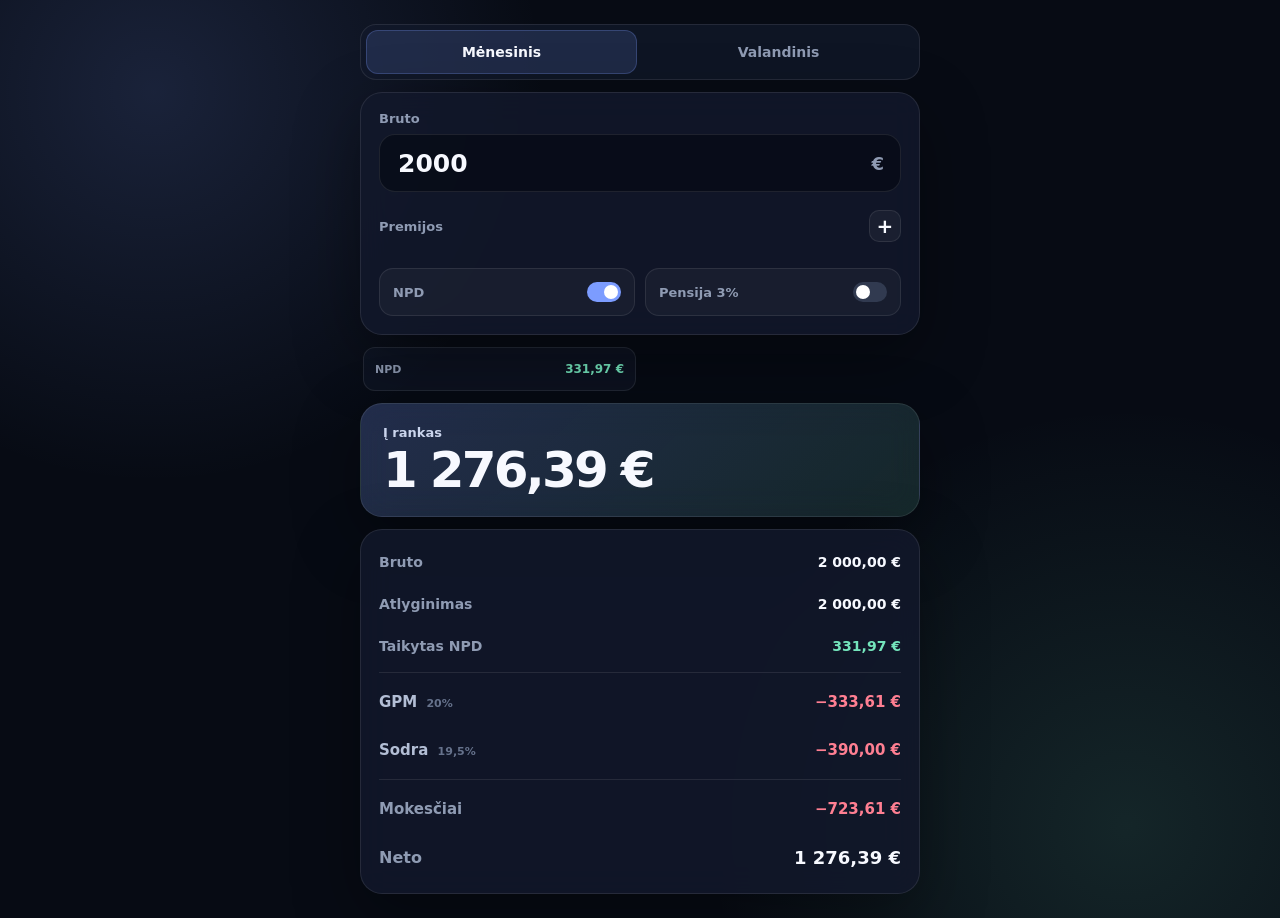
<file: bruto-neto-2026/index.html>
<!doctype html>
<html lang="lt">
<head>
  <meta charset="UTF-8">
  <meta name="viewport" content="width=device-width, initial-scale=1.0">
  <meta name="theme-color" content="#070b14">

  <title>Atlyginimas</title>

  <link rel="stylesheet" href="design.css">
  <script src="app.js" defer></script>
</head>

<body>
  <main class="calculator">
    <nav class="mode-tabs" aria-label="Skaičiavimo būdas">
      <button
        class="mode-tab active"
        type="button"
        data-mode="salary"
      >
        Mėnesinis
      </button>

      <button
        class="mode-tab"
        type="button"
        data-mode="hourly"
      >
        Valandinis
      </button>
    </nav>

    <section class="panel inputs-panel">
      <div id="salaryMode">
        <label class="field">
          <span>Bruto</span>

          <span class="money-input">
            <input
              id="salary"
              type="number"
              min="0"
              step="0.01"
              inputmode="decimal"
              value="2000"
            >

            <b>€</b>
          </span>
        </label>
      </div>

      <div id="hourlyMode" class="hidden">
        <label class="field">
          <span>Bruto už valandą</span>

          <span class="money-input">
            <input
              id="hourlyRate"
              type="number"
              min="0"
              step="0.01"
              inputmode="decimal"
              value="10"
            >

            <b>€</b>
          </span>
        </label>

        <div class="calendar-toolbar">
          <button
            id="previousMonth"
            class="nav-btn"
            type="button"
            aria-label="Ankstesnis mėnuo"
          >
            ‹
          </button>

          <button
            id="monthTitle"
            class="month-title"
            type="button"
          >
            Liepa
          </button>

          <button
            id="nextMonth"
            class="nav-btn"
            type="button"
            aria-label="Kitas mėnuo"
          >
            ›
          </button>

          <button
            id="yearViewButton"
            class="year-btn"
            type="button"
          >
            Metai
          </button>
        </div>

        <div id="monthView">
          <div class="weekdays" aria-hidden="true">
            <span>P</span>
            <span>A</span>
            <span>T</span>
            <span>K</span>
            <span>P</span>
            <span>Š</span>
            <span>S</span>
          </div>

          <div id="calendarGrid" class="calendar-grid"></div>

          <div class="calendar-legend">
            <span>
              <i class="legend-holiday"></i>
              Šventė ×2
            </span>

            <span>
              Shift + paspaudimas
            </span>
          </div>

          <div id="holidayList" class="holiday-list"></div>

          <section class="bulk-panel">
            <div class="selection-head">
              <strong id="selectionCount">0 pasirinkta</strong>

              <button
                id="clearSelection"
                class="small-button"
                type="button"
              >
                Nuimti
              </button>
            </div>

            <div class="selection-buttons">
              <button
                id="selectWeekdays"
                class="small-button"
                type="button"
              >
                Darbo d.
              </button>

              <button
                id="selectAllDays"
                class="small-button"
                type="button"
              >
                Visos
              </button>

              <button
                id="selectWorkedDays"
                class="small-button"
                type="button"
              >
                Dirbtos
              </button>
            </div>

            <div class="shift-presets">
              <button
                class="shift-preset"
                type="button"
                data-day="8"
                data-night="0"
              >
                8 h
              </button>

              <button
                class="shift-preset"
                type="button"
                data-day="12"
                data-night="0"
              >
                12 h
              </button>

              <button
                class="shift-preset"
                type="button"
                data-day="6.5"
                data-night="1.5"
              >
                6,5 + 1,5
              </button>

              <button
                class="shift-preset"
                type="button"
                data-day="10.5"
                data-night="1.5"
              >
                10,5 + 1,5
              </button>

              <button
                class="shift-preset"
                type="button"
                data-day="0"
                data-night="12"
              >
                12 n.
              </button>

              <button
                class="shift-preset danger-button"
                type="button"
                data-day="0"
                data-night="0"
              >
                0
              </button>
            </div>

            <div class="custom-shift">
              <label>
                <span>Diena</span>

                <span class="hour-input">
                  <input
                    id="bulkDayHours"
                    type="number"
                    min="0"
                    max="24"
                    step="0.25"
                    inputmode="decimal"
                    value="8"
                  >

                  <b>h</b>
                </span>
              </label>

              <label>
                <span>Naktis</span>

                <span class="hour-input">
                  <input
                    id="bulkNightHours"
                    type="number"
                    min="0"
                    max="24"
                    step="0.25"
                    inputmode="decimal"
                    value="0"
                  >

                  <b>h</b>
                </span>
              </label>

              <button
                id="applyCustomShift"
                class="apply-button"
                type="button"
              >
                ✓
              </button>
            </div>
          </section>

          <div class="hours-total">
            <span>
              Diena
              <b id="regularHoursTotal">0</b> h
            </span>

            <span>
              Naktis
              <b id="nightHoursTotal">0</b> h
            </span>

            <span>
              Šventės
              <b id="holidayHoursTotal">0</b> h
            </span>

            <span>
              Bruto
              <b id="monthGrossTotal">0,00 €</b>
            </span>
          </div>
        </div>

        <div id="yearView" class="year-view hidden">
          <div class="year-table-head">
            <span>Mėnuo</span>
            <span>Val.</span>
            <span>Bruto</span>
            <span>Neto</span>
          </div>

          <div id="yearTable"></div>
        </div>
      </div>

      <section id="bonusSection">
        <div class="bonus-head">
          <span>Premijos</span>

          <button
            id="addBonus"
            class="icon-btn"
            type="button"
            aria-label="Pridėti premiją"
          >
            +
          </button>
        </div>

        <div id="bonusList" class="bonus-list"></div>
      </section>

      <div class="switches">
        <label class="switch-row">
          <span>NPD</span>

          <input
            id="useNpd"
            type="checkbox"
            checked
          >

          <i aria-hidden="true"></i>
        </label>

        <label class="switch-row">
          <span>Pensija 3%</span>

          <input
            id="pension"
            type="checkbox"
          >

          <i aria-hidden="true"></i>
        </label>
      </div>
    </section>

    <section class="result-meta">
      <div>
        <span>NPD</span>
        <b id="resultNpd">0,00 €</b>
      </div>

      <div id="springRow" class="hidden">
        <span id="springLabel">Pavasarį</span>
        <b id="springRefund">+0,00 €</b>
      </div>
    </section>

    <section class="net-card">
      <span>Į rankas</span>
      <strong id="netPay">0,00 €</strong>
    </section>

    <section class="panel breakdown">
      <div class="row neutral">
        <span>Bruto</span>
        <b id="grossTotal">0,00 €</b>
      </div>

      <div class="row neutral">
        <span>Atlyginimas</span>
        <b id="baseGross">0,00 €</b>
      </div>

      <div id="hoursBreakdown" class="row neutral hidden">
        <span>Valandos</span>
        <b id="hoursValue">0 h</b>
      </div>

      <div id="bonusTotalRow" class="row neutral hidden">
        <span>Premijos bruto</span>
        <b id="bonusTotal">0,00 €</b>
      </div>

      <div id="bonusNetRow" class="row bonus-net hidden">
        <span>Premijos neto</span>
        <b id="bonusNet">0,00 €</b>
      </div>

      <div id="bonusLossRow" class="row tax hidden">
        <span>
          Premijų mokesčiai
          <small id="bonusLossPercent">0%</small>
        </span>

        <b id="bonusLoss">−0,00 €</b>
      </div>

      <div class="row benefit">
        <span>Taikytas NPD</span>
        <b id="npdValue">0,00 €</b>
      </div>

      <div class="divider"></div>

      <div class="row tax main-tax">
        <span>
          GPM
          <small>20%</small>
        </span>

        <b id="gpm">−0,00 €</b>
      </div>

      <div class="row tax main-tax">
        <span>
          Sodra
          <small>19,5%</small>
        </span>

        <b id="sodra">−0,00 €</b>
      </div>

      <div
        id="secondPillarRow"
        class="row tax main-tax hidden"
      >
        <span>
          II pakopa
          <small>3%</small>
        </span>

        <b id="secondPillar">−0,00 €</b>
      </div>

      <div class="divider"></div>

      <div class="row total-tax">
        <span>Mokesčiai</span>
        <b id="totalTax">−0,00 €</b>
      </div>

      <div class="row net-row">
        <span>Neto</span>
        <b id="netBottom">0,00 €</b>
      </div>
    </section>
  </main>
</body>
</html>
</file>
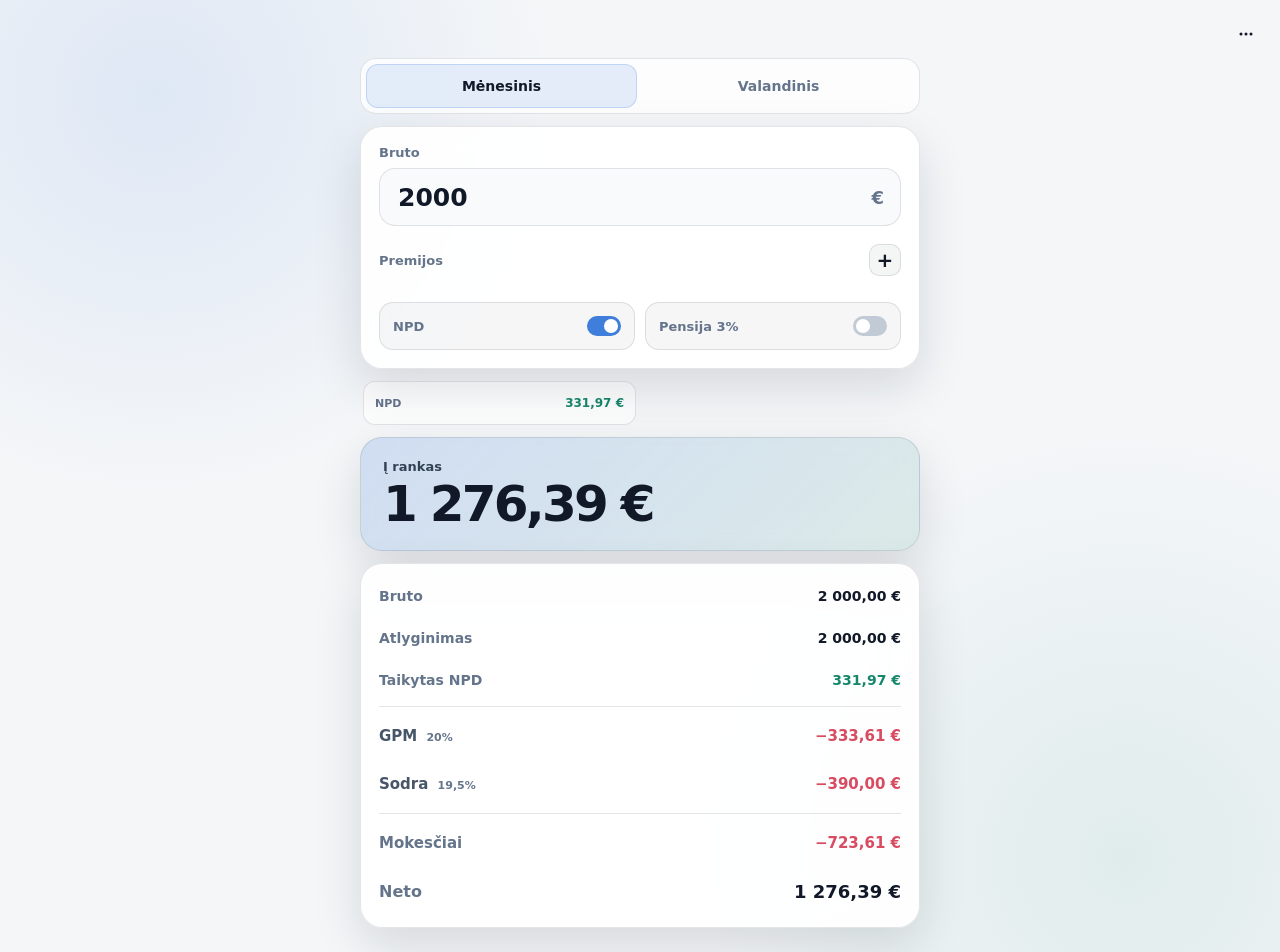
<file: bruto-neto.html>
<!doctype html>
<html lang="lt">
<head>
  <meta charset="UTF-8">
  <meta name="viewport" content="width=device-width, initial-scale=1.0">
  
  <title>Bruto / Neto</title>

  <link rel="stylesheet" href="css/page/pixels.css">
  <link rel="stylesheet" href="css/page/beauty.css">
  <link rel="stylesheet" href="css/page/dark.css">

  <link rel="stylesheet" href="css/bruto-neto/theme.css">
  <link rel="stylesheet" href="css/bruto-neto/calculator.css">
</head>

<body class="bruto-neto-page">
  <main class="calculator">
    <nav class="mode-tabs" aria-label="Skaičiavimo būdas">
      <button
        class="mode-tab active"
        type="button"
        data-mode="salary"
      >
        Mėnesinis
      </button>

      <button
        class="mode-tab"
        type="button"
        data-mode="hourly"
      >
        Valandinis
      </button>
    </nav>

    <section class="panel inputs-panel">
      <div id="salaryMode">
        <label class="field">
          <span>Bruto</span>

          <span class="money-input">
            <input
              id="salary"
              type="number"
              min="0"
              step="0.01"
              inputmode="decimal"
              value="2000"
            >

            <b>€</b>
          </span>
        </label>
      </div>

      <div id="hourlyMode" class="hidden">
        <label class="field">
          <span>Bruto už valandą</span>

          <span class="money-input">
            <input
              id="hourlyRate"
              type="number"
              min="0"
              step="0.01"
              inputmode="decimal"
              value="10"
            >

            <b>€</b>
          </span>
        </label>

        <div class="calendar-toolbar">
          <button
            id="previousMonth"
            class="nav-btn"
            type="button"
            aria-label="Ankstesnis mėnuo"
          >
            ‹
          </button>

          <button
            id="monthTitle"
            class="month-title"
            type="button"
          >
            Liepa
          </button>

          <button
            id="nextMonth"
            class="nav-btn"
            type="button"
            aria-label="Kitas mėnuo"
          >
            ›
          </button>

          <button
            id="yearViewButton"
            class="year-btn"
            type="button"
          >
            Metai
          </button>
        </div>

        <div id="monthView">
          <div class="weekdays" aria-hidden="true">
            <span>P</span>
            <span>A</span>
            <span>T</span>
            <span>K</span>
            <span>P</span>
            <span>Š</span>
            <span>S</span>
          </div>

          <div id="calendarGrid" class="calendar-grid"></div>

          <div class="calendar-legend">
            <span>
              <i class="legend-holiday"></i>
              Šventė ×2
            </span>

            <span>
              Shift + paspaudimas
            </span>
          </div>

          <div id="holidayList" class="holiday-list"></div>

          <section class="bulk-panel">
            <div class="selection-head">
              <strong id="selectionCount">0 pasirinkta</strong>

              <button
                id="clearSelection"
                class="small-button"
                type="button"
              >
                Nuimti
              </button>
            </div>

            <div class="selection-buttons">
              <button
                id="selectWeekdays"
                class="small-button"
                type="button"
              >
                Darbo d.
              </button>

              <button
                id="selectAllDays"
                class="small-button"
                type="button"
              >
                Visos
              </button>

              <button
                id="selectWorkedDays"
                class="small-button"
                type="button"
              >
                Dirbtos
              </button>
            </div>

            <div class="shift-presets">
              <button
                class="shift-preset"
                type="button"
                data-day="8"
                data-night="0"
              >
                8 h
              </button>

              <button
                class="shift-preset"
                type="button"
                data-day="12"
                data-night="0"
              >
                12 h
              </button>

              <button
                class="shift-preset"
                type="button"
                data-day="6.5"
                data-night="1.5"
              >
                6,5 + 1,5
              </button>

              <button
                class="shift-preset"
                type="button"
                data-day="10.5"
                data-night="1.5"
              >
                10,5 + 1,5
              </button>

              <button
                class="shift-preset"
                type="button"
                data-day="0"
                data-night="12"
              >
                12 n.
              </button>

              <button
                class="shift-preset danger-button"
                type="button"
                data-day="0"
                data-night="0"
              >
                0
              </button>
            </div>

            <div class="custom-shift">
              <label>
                <span>Diena</span>

                <span class="hour-input">
                  <input
                    id="bulkDayHours"
                    type="number"
                    min="0"
                    max="24"
                    step="0.25"
                    inputmode="decimal"
                    value="8"
                  >

                  <b>h</b>
                </span>
              </label>

              <label>
                <span>Naktis</span>

                <span class="hour-input">
                  <input
                    id="bulkNightHours"
                    type="number"
                    min="0"
                    max="24"
                    step="0.25"
                    inputmode="decimal"
                    value="0"
                  >

                  <b>h</b>
                </span>
              </label>

              <button
                id="applyCustomShift"
                class="apply-button"
                type="button"
              >
                ✓
              </button>
            </div>
          </section>

          <div class="hours-total">
            <span>
              Diena
              <b id="regularHoursTotal">0</b> h
            </span>

            <span>
              Naktis
              <b id="nightHoursTotal">0</b> h
            </span>

            <span>
              Šventės
              <b id="holidayHoursTotal">0</b> h
            </span>

            <span>
              Bruto
              <b id="monthGrossTotal">0,00 €</b>
            </span>
          </div>
        </div>

        <div id="yearView" class="year-view hidden">
          <div class="year-table-head">
            <span>Mėnuo</span>
            <span>Val.</span>
            <span>Bruto</span>
            <span>Neto</span>
          </div>

          <div id="yearTable"></div>
        </div>
      </div>

      <section id="bonusSection">
        <div class="bonus-head">
          <span>Premijos</span>

          <button
            id="addBonus"
            class="icon-btn"
            type="button"
            aria-label="Pridėti premiją"
          >
            +
          </button>
        </div>

        <div id="bonusList" class="bonus-list"></div>
      </section>

      <div class="switches">
        <label class="switch-row">
          <span>NPD</span>

          <input
            id="useNpd"
            type="checkbox"
            checked
          >

          <i aria-hidden="true"></i>
        </label>

        <label class="switch-row">
          <span>Pensija 3%</span>

          <input
            id="pension"
            type="checkbox"
          >

          <i aria-hidden="true"></i>
        </label>
      </div>
    </section>

    <section class="result-meta">
      <div>
        <span>NPD</span>
        <b id="resultNpd">0,00 €</b>
      </div>

      <div id="springRow" class="hidden">
        <span id="springLabel">Pavasarį</span>
        <b id="springRefund">+0,00 €</b>
      </div>
    </section>

    <section class="net-card">
      <span>Į rankas</span>
      <strong id="netPay">0,00 €</strong>
    </section>

    <section class="panel breakdown">
      <div class="row neutral">
        <span>Bruto</span>
        <b id="grossTotal">0,00 €</b>
      </div>

      <div class="row neutral">
        <span>Atlyginimas</span>
        <b id="baseGross">0,00 €</b>
      </div>

      <div id="hoursBreakdown" class="row neutral hidden">
        <span>Valandos</span>
        <b id="hoursValue">0 h</b>
      </div>

      <div id="bonusTotalRow" class="row neutral hidden">
        <span>Premijos bruto</span>
        <b id="bonusTotal">0,00 €</b>
      </div>

      <div id="bonusNetRow" class="row bonus-net hidden">
        <span>Premijos neto</span>
        <b id="bonusNet">0,00 €</b>
      </div>

      <div id="bonusLossRow" class="row tax hidden">
        <span>
          Premijų mokesčiai
          <small id="bonusLossPercent">0%</small>
        </span>

        <b id="bonusLoss">−0,00 €</b>
      </div>

      <div class="row benefit">
        <span>Taikytas NPD</span>
        <b id="npdValue">0,00 €</b>
      </div>

      <div class="divider"></div>

      <div class="row tax main-tax">
        <span>
          GPM
          <small>20%</small>
        </span>

        <b id="gpm">−0,00 €</b>
      </div>

      <div class="row tax main-tax">
        <span>
          Sodra
          <small>19,5%</small>
        </span>

        <b id="sodra">−0,00 €</b>
      </div>

      <div
        id="secondPillarRow"
        class="row tax main-tax hidden"
      >
        <span>
          II pakopa
          <small>3%</small>
        </span>

        <b id="secondPillar">−0,00 €</b>
      </div>

      <div class="divider"></div>

      <div class="row total-tax">
        <span>Mokesčiai</span>
        <b id="totalTax">−0,00 €</b>
      </div>

      <div class="row net-row">
        <span>Neto</span>
        <b id="netBottom">0,00 €</b>
      </div>
    </section>
  </main>

  <script src="js/core/theme.js"></script>
  <script src="js/core/menu.js"></script>
  <script src="js/bruto-neto/app.js"></script>
</body>
</html>
</file>
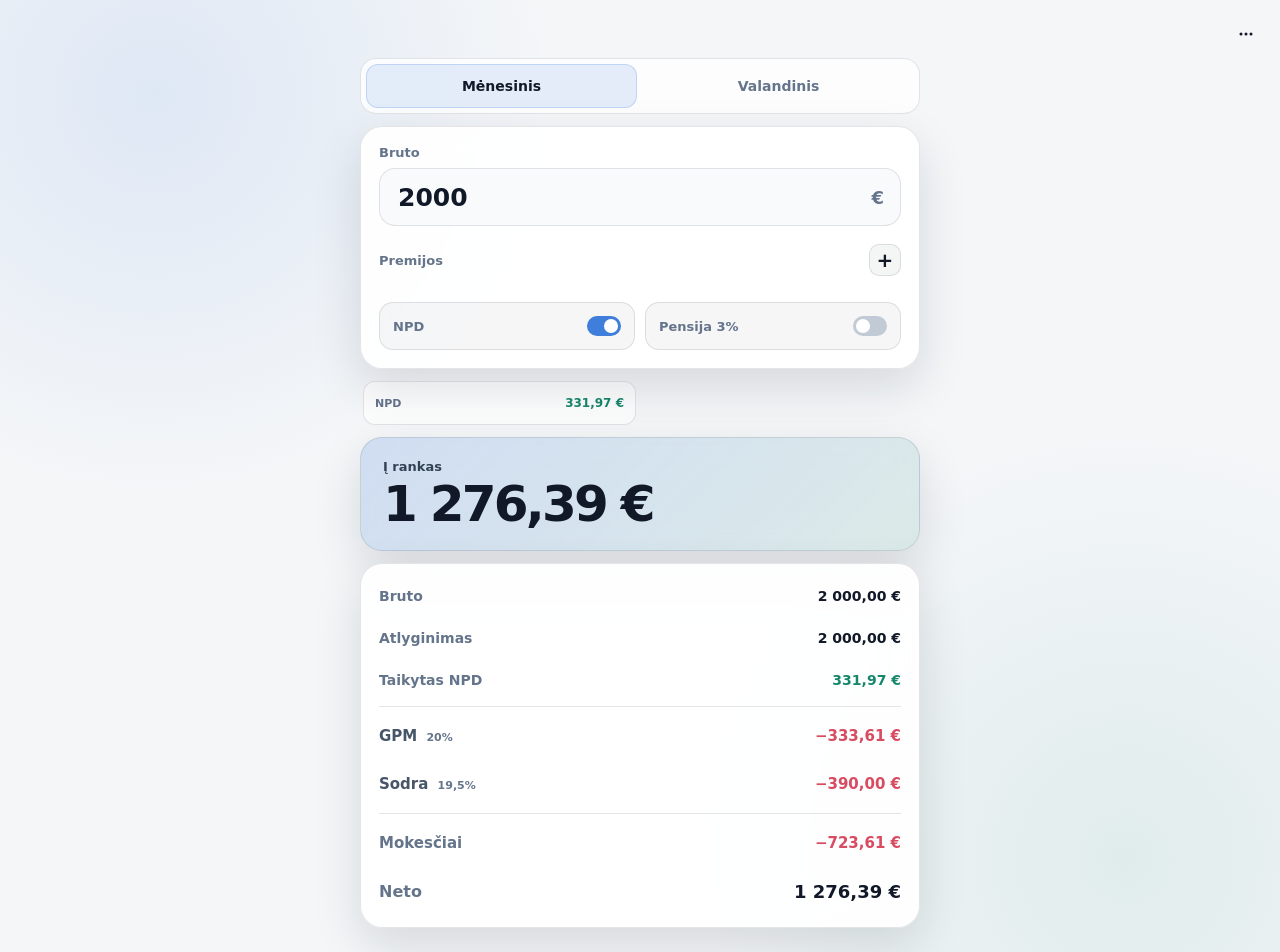
<file: salary-calculator.html>
<!doctype html>
<html lang="lt">
<head>
  <meta charset="UTF-8">
  <meta name="viewport" content="width=device-width, initial-scale=1.0">
  
  <title>Atlyginimo skaičiuoklė</title>

  <link rel="stylesheet" href="css/page/pixels.css">
  <link rel="stylesheet" href="css/page/beauty.css">
  <link rel="stylesheet" href="css/page/dark.css">

  <link rel="stylesheet" href="css/salary-calculator/theme.css">
  <link rel="stylesheet" href="css/salary-calculator/calculator.css">
</head>

<body class="salary-calculator-page">
  <main class="calculator">
    <nav class="mode-tabs" aria-label="Skaičiavimo būdas">
      <button
        class="mode-tab active"
        type="button"
        data-mode="salary"
      >
        Mėnesinis
      </button>

      <button
        class="mode-tab"
        type="button"
        data-mode="hourly"
      >
        Valandinis
      </button>
    </nav>

    <section class="panel inputs-panel">
      <div id="salaryMode">
        <label class="field">
          <span>Bruto</span>

          <span class="money-input">
            <input
              id="salary"
              type="number"
              min="0"
              step="0.01"
              inputmode="decimal"
              value="2000"
            >

            <b>€</b>
          </span>
        </label>
      </div>

      <div id="hourlyMode" class="hidden">
        <label class="field">
          <span>Bruto už valandą</span>

          <span class="money-input">
            <input
              id="hourlyRate"
              type="number"
              min="0"
              step="0.01"
              inputmode="decimal"
              value="10"
            >

            <b>€</b>
          </span>
        </label>

        <div class="calendar-toolbar">
          <button
            id="previousMonth"
            class="nav-btn"
            type="button"
            aria-label="Ankstesnis mėnuo"
          >
            ‹
          </button>

          <button
            id="monthTitle"
            class="month-title"
            type="button"
          >
            Liepa
          </button>

          <button
            id="nextMonth"
            class="nav-btn"
            type="button"
            aria-label="Kitas mėnuo"
          >
            ›
          </button>

          <button
            id="yearViewButton"
            class="year-btn"
            type="button"
          >
            Metai
          </button>
        </div>

        <div id="monthView">
          <div class="weekdays" aria-hidden="true">
            <span>P</span>
            <span>A</span>
            <span>T</span>
            <span>K</span>
            <span>P</span>
            <span>Š</span>
            <span>S</span>
          </div>

          <div id="calendarGrid" class="calendar-grid"></div>

          <div class="calendar-legend">
            <span>
              <i class="legend-holiday"></i>
              Šventė ×2
            </span>

            <span>
              Shift + paspaudimas
            </span>
          </div>

          <div id="holidayList" class="holiday-list"></div>

          <section class="bulk-panel">
            <div class="selection-head">
              <strong id="selectionCount">0 pasirinkta</strong>

              <button
                id="clearSelection"
                class="small-button"
                type="button"
              >
                Nuimti
              </button>
            </div>

            <div class="selection-buttons">
              <button
                id="selectWeekdays"
                class="small-button"
                type="button"
              >
                Darbo d.
              </button>

              <button
                id="selectAllDays"
                class="small-button"
                type="button"
              >
                Visos
              </button>

              <button
                id="selectWorkedDays"
                class="small-button"
                type="button"
              >
                Dirbtos
              </button>
            </div>

            <div class="shift-presets">
              <button
                class="shift-preset"
                type="button"
                data-day="8"
                data-night="0"
              >
                8 h
              </button>

              <button
                class="shift-preset"
                type="button"
                data-day="12"
                data-night="0"
              >
                12 h
              </button>

              <button
                class="shift-preset"
                type="button"
                data-day="6.5"
                data-night="1.5"
              >
                6,5 + 1,5
              </button>

              <button
                class="shift-preset"
                type="button"
                data-day="10.5"
                data-night="1.5"
              >
                10,5 + 1,5
              </button>

              <button
                class="shift-preset"
                type="button"
                data-day="0"
                data-night="12"
              >
                12 n.
              </button>

              <button
                class="shift-preset danger-button"
                type="button"
                data-day="0"
                data-night="0"
              >
                0
              </button>
            </div>

            <div class="custom-shift">
              <label>
                <span>Diena</span>

                <span class="hour-input">
                  <input
                    id="bulkDayHours"
                    type="number"
                    min="0"
                    max="24"
                    step="0.25"
                    inputmode="decimal"
                    value="8"
                  >

                  <b>h</b>
                </span>
              </label>

              <label>
                <span>Naktis</span>

                <span class="hour-input">
                  <input
                    id="bulkNightHours"
                    type="number"
                    min="0"
                    max="24"
                    step="0.25"
                    inputmode="decimal"
                    value="0"
                  >

                  <b>h</b>
                </span>
              </label>

              <button
                id="applyCustomShift"
                class="apply-button"
                type="button"
              >
                ✓
              </button>
            </div>
          </section>

          <div class="hours-total">
            <span>
              Diena
              <b id="regularHoursTotal">0</b> h
            </span>

            <span>
              Naktis
              <b id="nightHoursTotal">0</b> h
            </span>

            <span>
              Šventės
              <b id="holidayHoursTotal">0</b> h
            </span>

            <span>
              Bruto
              <b id="monthGrossTotal">0,00 €</b>
            </span>
          </div>
        </div>

        <div id="yearView" class="year-view hidden">
          <div class="year-table-head">
            <span>Mėnuo</span>
            <span>Val.</span>
            <span>Bruto</span>
            <span>Neto</span>
          </div>

          <div id="yearTable"></div>
        </div>
      </div>

      <section id="bonusSection">
        <div class="bonus-head">
          <span>Premijos</span>

          <button
            id="addBonus"
            class="icon-btn"
            type="button"
            aria-label="Pridėti premiją"
          >
            +
          </button>
        </div>

        <div id="bonusList" class="bonus-list"></div>
      </section>

      <div class="switches">
        <label class="switch-row">
          <span>NPD</span>

          <input
            id="useNpd"
            type="checkbox"
            checked
          >

          <i aria-hidden="true"></i>
        </label>

        <label class="switch-row">
          <span>Pensija 3%</span>

          <input
            id="pension"
            type="checkbox"
          >

          <i aria-hidden="true"></i>
        </label>
      </div>
    </section>

    <section class="result-meta">
      <div>
        <span>NPD</span>
        <b id="resultNpd">0,00 €</b>
      </div>

      <div id="springRow" class="hidden">
        <span id="springLabel">Pavasarį</span>
        <b id="springRefund">+0,00 €</b>
      </div>
    </section>

    <section class="net-card">
      <span>Į rankas</span>
      <strong id="netPay">0,00 €</strong>
    </section>

    <section class="panel breakdown">
      <div class="row neutral">
        <span>Bruto</span>
        <b id="grossTotal">0,00 €</b>
      </div>

      <div class="row neutral">
        <span>Atlyginimas</span>
        <b id="baseGross">0,00 €</b>
      </div>

      <div id="hoursBreakdown" class="row neutral hidden">
        <span>Valandos</span>
        <b id="hoursValue">0 h</b>
      </div>

      <div id="bonusTotalRow" class="row neutral hidden">
        <span>Premijos bruto</span>
        <b id="bonusTotal">0,00 €</b>
      </div>

      <div id="bonusNetRow" class="row bonus-net hidden">
        <span>Premijos neto</span>
        <b id="bonusNet">0,00 €</b>
      </div>

      <div id="bonusLossRow" class="row tax hidden">
        <span>
          Premijų mokesčiai
          <small id="bonusLossPercent">0%</small>
        </span>

        <b id="bonusLoss">−0,00 €</b>
      </div>

      <div class="row benefit">
        <span>Taikytas NPD</span>
        <b id="npdValue">0,00 €</b>
      </div>

      <div class="divider"></div>

      <div class="row tax main-tax">
        <span>
          GPM
          <small>20%</small>
        </span>

        <b id="gpm">−0,00 €</b>
      </div>

      <div class="row tax main-tax">
        <span>
          Sodra
          <small>19,5%</small>
        </span>

        <b id="sodra">−0,00 €</b>
      </div>

      <div
        id="secondPillarRow"
        class="row tax main-tax hidden"
      >
        <span>
          II pakopa
          <small>3%</small>
        </span>

        <b id="secondPillar">−0,00 €</b>
      </div>

      <div class="divider"></div>

      <div class="row total-tax">
        <span>Mokesčiai</span>
        <b id="totalTax">−0,00 €</b>
      </div>

      <div class="row net-row">
        <span>Neto</span>
        <b id="netBottom">0,00 €</b>
      </div>
    </section>
  </main>

  <script src="js/core/theme.js"></script>
  <script src="js/core/menu.js"></script>
  <script src="js/salary-calculator/app.js"></script>
</body>
</html>
</file>
<file: bruto-neto-2026/design.css>
:root {
  color-scheme: dark;

  --bg: #070b14;
  --panel: rgba(18, 25, 43, 0.84);
  --panel-strong: #121a2c;
  --input: rgba(5, 9, 18, 0.62);

  --line: rgba(255, 255, 255, 0.09);
  --line-strong: rgba(255, 255, 255, 0.15);

  --text: #f7f9ff;
  --muted: #8f9bb3;

  --accent: #7c9cff;
  --accent-soft: rgba(124, 156, 255, 0.15);

  --green: #74e5bc;
  --green-soft: rgba(116, 229, 188, 0.12);

  --danger: #ff7f92;
  --danger-soft: rgba(255, 127, 146, 0.12);

  --holiday: #ff9a64;
  --holiday-soft: rgba(255, 154, 100, 0.13);

  --shadow: 0 22px 65px rgba(0, 0, 0, 0.35);
}

* {
  box-sizing: border-box;
}

body {
  margin: 0;
  min-height: 100vh;

  display: grid;
  place-items: center;

  padding: 24px 14px;

  color: var(--text);

  background:
    radial-gradient(
      circle at 12% 10%,
      rgba(124, 156, 255, 0.16),
      transparent 28%
    ),
    radial-gradient(
      circle at 88% 90%,
      rgba(116, 229, 188, 0.12),
      transparent 30%
    ),
    var(--bg);

  font-family:
    Inter,
    ui-sans-serif,
    system-ui,
    -apple-system,
    BlinkMacSystemFont,
    "Segoe UI",
    sans-serif;
}

button,
input {
  font: inherit;
}

button {
  -webkit-tap-highlight-color: transparent;
}

.calculator {
  width: min(100%, 560px);
}

.hidden {
  display: none !important;
}

.panel,
.net-card {
  border: 1px solid var(--line);
  border-radius: 22px;

  box-shadow: var(--shadow);
  backdrop-filter: blur(16px);
}

.panel {
  background: var(--panel);
}

.inputs-panel {
  padding: 18px;
}

.mode-tabs {
  display: grid;
  grid-template-columns: 1fr 1fr;

  gap: 6px;

  margin-bottom: 12px;
  padding: 5px;

  border: 1px solid var(--line);
  border-radius: 16px;

  background: rgba(18, 25, 43, 0.72);
}

.mode-tab {
  min-height: 44px;

  border: 0;
  border-radius: 12px;

  color: var(--muted);
  background: transparent;

  font-size: 14px;
  font-weight: 800;

  cursor: pointer;
}

.mode-tab.active {
  color: var(--text);
  background: var(--accent-soft);

  box-shadow:
    inset 0 0 0 1px rgba(124, 156, 255, 0.25);
}

.field {
  display: grid;
  gap: 8px;

  color: var(--muted);

  font-size: 13px;
  font-weight: 750;
}

.money-input,
.hour-input {
  display: flex;
  align-items: center;

  border: 1px solid var(--line);
  background: var(--input);

  transition:
    border-color 160ms ease,
    box-shadow 160ms ease;
}

.money-input {
  min-height: 58px;

  padding: 0 16px;
  border-radius: 16px;
}

.hour-input {
  min-height: 42px;

  padding: 0 11px;
  border-radius: 12px;
}

.money-input:focus-within,
.hour-input:focus-within {
  border-color: rgba(124, 156, 255, 0.72);

  box-shadow:
    0 0 0 4px rgba(124, 156, 255, 0.1);
}

.money-input input,
.hour-input input {
  width: 100%;

  border: 0;
  outline: 0;

  color: var(--text);
  background: transparent;
}

.money-input input {
  font-size: 25px;
  font-weight: 850;
}

.hour-input input {
  font-size: 15px;
  font-weight: 800;
}

.money-input b,
.hour-input b {
  color: var(--muted);
}

.money-input b {
  font-size: 18px;
}

.hour-input b {
  font-size: 13px;
}

input[type="number"]::-webkit-inner-spin-button,
input[type="number"]::-webkit-outer-spin-button {
  appearance: none;
  margin: 0;
}

input[type="number"] {
  appearance: textfield;
}

.calendar-toolbar {
  display: grid;
  grid-template-columns: 42px 1fr 42px auto;

  align-items: center;
  gap: 7px;

  margin-top: 18px;
}

.nav-btn,
.month-title,
.year-btn,
.small-button,
.shift-preset,
.apply-button,
.icon-btn,
.remove-btn {
  border: 1px solid var(--line);

  color: var(--text);
  background: rgba(255, 255, 255, 0.045);

  cursor: pointer;
}

.nav-btn {
  width: 42px;
  height: 42px;

  border-radius: 12px;

  font-size: 25px;
  line-height: 1;
}

.nav-btn:disabled {
  opacity: 0.25;
  cursor: default;
}

.month-title {
  min-height: 42px;

  border-radius: 12px;

  font-size: 15px;
  font-weight: 850;
}

.year-btn {
  min-height: 42px;

  padding: 0 14px;
  border-radius: 12px;

  color: var(--accent);

  font-size: 13px;
  font-weight: 850;
}

.weekdays,
.calendar-grid {
  display: grid;
  grid-template-columns: repeat(7, 1fr);
}

.weekdays {
  gap: 6px;
  margin-top: 15px;
}

.weekdays span {
  padding: 3px 0;

  color: #65718b;

  text-align: center;
  font-size: 11px;
  font-weight: 850;
}

.calendar-grid {
  gap: 6px;
  margin-top: 5px;
}

.calendar-empty {
  min-height: 64px;
}

.calendar-day {
  position: relative;

  min-width: 0;
  min-height: 68px;

  display: flex;
  flex-direction: column;
  justify-content: space-between;

  padding: 8px 6px;

  overflow: hidden;

  border: 1px solid var(--line);
  border-radius: 12px;

  color: var(--text);
  background: rgba(255, 255, 255, 0.03);

  text-align: left;

  cursor: pointer;

  transition:
    transform 100ms ease,
    border-color 120ms ease,
    background 120ms ease;
}

.calendar-day:hover {
  border-color: var(--line-strong);
  background: rgba(255, 255, 255, 0.055);
}

.calendar-day:active {
  transform: scale(0.97);
}

.calendar-day.weekend {
  color: #a5aec2;
  background: rgba(255, 255, 255, 0.018);
}

.calendar-day.holiday {
  border-color: rgba(255, 154, 100, 0.48);
  background: var(--holiday-soft);
}

.calendar-day.selected {
  border-color: var(--accent);
  background: rgba(124, 156, 255, 0.2);

  box-shadow:
    inset 0 0 0 1px rgba(124, 156, 255, 0.55);
}

.calendar-day.holiday.selected {
  border-color: var(--holiday);

  box-shadow:
    inset 0 0 0 1px rgba(255, 154, 100, 0.65);
}

.calendar-day.has-shift {
  border-bottom-width: 3px;
  border-bottom-color: var(--green);
}

.day-number {
  font-size: 13px;
  font-weight: 850;
}

.day-shift {
  overflow: hidden;

  color: var(--green);

  font-size: 10px;
  font-weight: 850;

  text-overflow: ellipsis;
  white-space: nowrap;
}

.holiday-badge {
  position: absolute;
  top: 6px;
  right: 6px;

  color: var(--holiday);

  font-size: 9px;
  font-weight: 900;
}

.calendar-legend {
  display: flex;
  align-items: center;
  justify-content: space-between;

  gap: 12px;

  margin: 10px 2px 0;

  color: #69758e;

  font-size: 10px;
  font-weight: 750;
}

.calendar-legend span {
  display: flex;
  align-items: center;
  gap: 5px;
}

.legend-holiday {
  width: 8px;
  height: 8px;

  display: inline-block;

  border-radius: 50%;
  background: var(--holiday);
}

.holiday-list {
  display: flex;
  flex-wrap: wrap;

  gap: 6px;

  margin-top: 10px;
}

.holiday-name {
  padding: 5px 8px;

  border: 1px solid rgba(255, 154, 100, 0.24);
  border-radius: 999px;

  color: var(--holiday);
  background: rgba(255, 154, 100, 0.07);

  font-size: 10px;
  font-weight: 750;
}

.bulk-panel {
  margin-top: 14px;
  padding: 13px;

  border: 1px solid var(--line);
  border-radius: 16px;

  background: rgba(5, 9, 18, 0.33);
}

.selection-head {
  display: flex;
  align-items: center;
  justify-content: space-between;

  gap: 12px;
}

.selection-head strong {
  color: var(--muted);

  font-size: 12px;
}

.selection-buttons,
.shift-presets {
  display: grid;
  gap: 7px;

  margin-top: 9px;
}

.selection-buttons {
  grid-template-columns: repeat(3, 1fr);
}

.shift-presets {
  grid-template-columns: repeat(3, 1fr);
}

.small-button,
.shift-preset {
  min-height: 37px;

  padding: 0 8px;
  border-radius: 10px;

  font-size: 11px;
  font-weight: 850;
}

.small-button:hover,
.shift-preset:hover,
.nav-btn:hover,
.month-title:hover,
.year-btn:hover,
.icon-btn:hover {
  border-color: rgba(124, 156, 255, 0.48);
  background: rgba(124, 156, 255, 0.11);
}

.shift-preset {
  color: #dce4f7;
}

.danger-button {
  color: var(--danger);
}

.custom-shift {
  display: grid;
  grid-template-columns: 1fr 1fr 44px;

  align-items: end;
  gap: 8px;

  margin-top: 9px;
}

.custom-shift label {
  display: grid;
  gap: 5px;

  color: var(--muted);

  font-size: 10px;
  font-weight: 800;
}

.apply-button {
  width: 44px;
  height: 42px;

  border-radius: 12px;

  color: var(--green);

  font-size: 17px;
  font-weight: 900;
}

.hours-total {
  display: grid;
  grid-template-columns: repeat(4, 1fr);

  gap: 7px;

  margin-top: 12px;
}

.hours-total span {
  min-width: 0;

  display: grid;
  gap: 3px;

  padding: 9px 6px;

  border: 1px solid var(--line);
  border-radius: 11px;

  color: var(--muted);
  background: rgba(255, 255, 255, 0.025);

  text-align: center;

  font-size: 9px;
  font-weight: 750;
}

.hours-total b {
  overflow: hidden;

  color: var(--text);

  font-size: 12px;
  font-variant-numeric: tabular-nums;

  text-overflow: ellipsis;
  white-space: nowrap;
}

.year-view {
  margin-top: 14px;
}

.year-table-head,
.year-row {
  display: grid;
  grid-template-columns: 1.25fr 0.8fr 1fr 1fr;

  align-items: center;
  gap: 7px;
}

.year-table-head {
  padding: 0 10px 7px;

  color: #69758e;

  font-size: 10px;
  font-weight: 850;
}

.year-table-head span:not(:first-child) {
  text-align: right;
}

.year-row {
  width: 100%;
  min-height: 48px;

  padding: 0 10px;

  border: 0;
  border-top: 1px solid var(--line);

  color: var(--text);
  background: transparent;

  cursor: pointer;
}

.year-row:hover {
  background: rgba(124, 156, 255, 0.07);
}

.year-row span {
  overflow: hidden;

  font-size: 12px;
  font-variant-numeric: tabular-nums;

  text-overflow: ellipsis;
  white-space: nowrap;
}

.year-row span:not(:first-child) {
  text-align: right;
}

.year-month {
  display: flex;
  align-items: center;
  gap: 6px;

  font-weight: 800;
}

.year-holidays {
  min-width: 17px;
  height: 17px;

  display: inline-grid;
  place-items: center;

  padding: 0 4px;

  border-radius: 999px;

  color: var(--holiday);
  background: var(--holiday-soft);

  font-size: 9px;
}

.bonus-head {
  display: flex;
  align-items: center;
  justify-content: space-between;

  margin-top: 18px;

  color: var(--muted);

  font-size: 13px;
  font-weight: 750;
}

.icon-btn {
  width: 32px;
  height: 32px;

  display: grid;
  place-items: center;

  border-radius: 10px;

  font-size: 20px;
  line-height: 1;
}

.bonus-list {
  display: grid;
  gap: 8px;

  margin-top: 8px;
}

.bonus-item {
  display: grid;
  grid-template-columns: 1fr 38px;

  gap: 8px;
}

.bonus-item .money-input {
  min-height: 46px;

  padding: 0 13px;
  border-radius: 13px;
}

.bonus-item .money-input input {
  font-size: 17px;
  font-weight: 750;
}

.remove-btn {
  width: 38px;

  border-radius: 12px;

  color: var(--muted);

  font-size: 18px;
}

.remove-btn:hover {
  color: var(--danger);
  border-color: rgba(255, 127, 146, 0.45);
}

.switches {
  display: grid;
  grid-template-columns: 1fr 1fr;

  gap: 10px;

  margin-top: 18px;
}

.switch-row {
  min-height: 48px;

  display: flex;
  align-items: center;
  justify-content: space-between;

  padding: 0 13px;

  border: 1px solid var(--line);
  border-radius: 14px;

  color: var(--muted);
  background: rgba(255, 255, 255, 0.035);

  font-size: 13px;
  font-weight: 800;

  cursor: pointer;
}

.switch-row input {
  position: absolute;

  opacity: 0;
  pointer-events: none;
}

.switch-row i {
  position: relative;

  width: 34px;
  height: 20px;

  border-radius: 999px;
  background: #313a50;

  transition: background 160ms ease;
}

.switch-row i::after {
  content: "";

  position: absolute;
  top: 3px;
  left: 3px;

  width: 14px;
  height: 14px;

  border-radius: 50%;
  background: white;

  transition: transform 160ms ease;
}

.switch-row input:checked + i {
  background: var(--accent);
}

.switch-row input:checked + i::after {
  transform: translateX(14px);
}

.result-meta {
  display: grid;
  grid-template-columns: 1fr 1fr;

  gap: 8px;

  margin: 12px 3px 0;
}

.result-meta > div {
  min-height: 44px;

  display: flex;
  align-items: center;
  justify-content: space-between;

  gap: 10px;

  padding: 0 11px;

  border: 1px solid var(--line);
  border-radius: 12px;

  color: var(--muted);
  background: rgba(18, 25, 43, 0.56);

  font-size: 11px;
  font-weight: 800;
}

.result-meta b {
  color: var(--green);

  font-size: 12px;
  font-variant-numeric: tabular-nums;
}

.result-meta .negative-adjustment b {
  color: var(--danger);
}

.net-card {
  display: grid;
  gap: 5px;

  margin: 12px 0;
  padding: 21px 22px;

  background:
    linear-gradient(
      135deg,
      rgba(124, 156, 255, 0.24),
      rgba(116, 229, 188, 0.13)
    );
}

.net-card span {
  color: #cbd5ed;

  font-size: 13px;
  font-weight: 800;
}

.net-card strong {
  font-size: clamp(36px, 11vw, 50px);
  line-height: 1;
  letter-spacing: -0.055em;

  font-variant-numeric: tabular-nums;
}

.breakdown {
  padding: 11px 18px;
}

.row {
  min-height: 42px;

  display: flex;
  align-items: center;
  justify-content: space-between;

  gap: 16px;

  font-size: 14px;
}

.row span {
  color: var(--muted);

  font-weight: 680;
}

.row small {
  margin-left: 4px;

  color: #66728c;

  font-size: 11px;
}

.row b {
  white-space: nowrap;

  font-variant-numeric: tabular-nums;
}

.tax b,
.total-tax b {
  color: var(--danger);
}

.benefit b,
.bonus-net b {
  color: var(--green);
}

.main-tax {
  min-height: 48px;
}

.main-tax span {
  color: #b3bed5;
  font-size: 15px;
  font-weight: 800;
}

.main-tax b {
  font-size: 15px;
}

.divider {
  height: 1px;

  margin: 5px 0;

  background: var(--line);
}

.total-tax {
  min-height: 47px;

  font-size: 15px;
}

.net-row {
  min-height: 50px;

  font-size: 16px;
}

.net-row b {
  color: var(--text);

  font-size: 18px;
}

@media (max-width: 500px) {
  body {
    padding: 14px 9px;
  }

  .inputs-panel {
    padding: 14px;
  }

  .calendar-grid,
  .weekdays {
    gap: 4px;
  }

  .calendar-day {
    min-height: 57px;

    padding: 6px 4px;
    border-radius: 10px;
  }

  .day-number {
    font-size: 12px;
  }

  .day-shift {
    font-size: 9px;
  }

  .holiday-badge {
    top: 5px;
    right: 4px;

    font-size: 8px;
  }

  .shift-presets {
    grid-template-columns: repeat(2, 1fr);
  }

  .hours-total {
    grid-template-columns: repeat(2, 1fr);
  }

  .calendar-toolbar {
    grid-template-columns: 38px 1fr 38px auto;
  }

  .nav-btn {
    width: 38px;
  }

  .year-btn {
    padding: 0 10px;
  }

  .result-meta {
    grid-template-columns: 1fr;
  }
}
</file>
<file: css/page/pixels.css>
html,
body,
body * {
	user-select: none;
	-webkit-user-select: none;
	-webkit-touch-callout: none;
}

input,
textarea {
	user-select: text;
	-webkit-user-select: text;
	-webkit-touch-callout: default;
}

:root {
	--content-width: 70vw;
	--chart-height: 50vh;
	--summary-width: 520px;
	--summary-top-gap: 0px;
}

#top-menu {
	position: fixed;
	top: 14px;
	right: 14px;
	z-index: 100;
}

#top-menu-button {
	width: 40px;
	height: 40px;
	padding: 0;
	display: flex;
	align-items: center;
	justify-content: center;
}

#top-menu-dropdown {
	position: absolute;
	top: 46px;
	right: 0;
	width: 210px;
	padding: 8px;
	display: none;
}

#top-menu.open #top-menu-dropdown {
	display: block;
}

#top-menu-dropdown button {
	width: 100%;
	padding: 10px 12px;
	display: flex;
	align-items: center;
	gap: 10px;
}
#top-menu-dropdown button[hidden] {
	display: none !important;
}
</file>
<file: css/page/beauty.css>
body {
	font-family: Arial, sans-serif;
	background: #f4f6f8;
}

#top-menu-button {
	border: none;
	border-radius: 10px;
	background: transparent;
	color: #111827;
	cursor: pointer;
	outline: none;
	transition: background 0.15s, transform 0.1s;
	user-select: none;
}

#top-menu-button {
	border: none;
	border-radius: 10px;
	background: transparent;
	color: #111827;
	cursor: pointer;
	outline: none;
	transition: background 0.15s, transform 0.1s;
	user-select: none;
}

#top-menu-button:hover {
	background: #e8f0fb;
}

#top-menu-button:active {
	transform: scale(0.96);
}

#top-menu-button:focus-visible {
	box-shadow: 0 0 0 3px rgba(74, 144, 226, 0.35);
}

#top-menu-dropdown {
	background: white;
	border-radius: 16px;
	box-shadow: 0 8px 24px rgba(0, 0, 0, 0.16);
}

#top-menu-dropdown button {
	border: none;
	border-radius: 10px;
	background: transparent;
	color: #111827;
	font-size: 14px;
	cursor: pointer;
	text-align: left;
}

#top-menu-dropdown button:hover {
	background: #f4f6f8;
}

#top-menu-dropdown button span {
	width: 32px;
	display: inline-flex;
	align-items: center;
	justify-content: center;
	font-weight: bold;
	color: #111827;
}
#top-menu-dropdown button.active-page {
	background: #e8f0fb;
	font-weight: 700;
}

#top-menu-dropdown .top-menu-label {
	width: auto;
	justify-content: flex-start;
	font-weight: inherit;
	color: inherit;
}
</file>
<file: css/page/dark.css>
body.dark {
	background: #111827;
	color: #f9fafb;
}

body.dark #top-menu-button {
	color: #f9fafb;
}

body.dark #top-menu-button:hover {
	background: #374151;
}

body.dark #top-menu-dropdown {
	background: #1f2937;
}

body.dark #top-menu-dropdown button {
	color: #f9fafb;
}

body.dark #top-menu-dropdown button:hover {
	background: #374151;
}

body.dark #top-menu-dropdown button span {
	color: #f9fafb;
}
body.dark #top-menu-dropdown button.active-page {
	background: #374151;
}
</file>
<file: css/bruto-neto/theme.css>
/* Shared light/dark palette for the Bruto–Neto calculator. */
:root {
  color-scheme: light;

  --bg: #f4f6f8;
  --panel: rgba(255, 255, 255, 0.92);
  --panel-strong: #ffffff;
  --input: rgba(248, 250, 252, 0.96);

  --line: rgba(15, 23, 42, 0.11);
  --line-strong: rgba(15, 23, 42, 0.20);

  --text: #111827;
  --muted: #64748b;

  --accent: #3f7edb;
  --accent-soft: rgba(63, 126, 219, 0.13);

  --green: #16876b;
  --green-soft: rgba(22, 135, 107, 0.11);

  --danger: #d84b61;
  --danger-soft: rgba(216, 75, 97, 0.10);

  --holiday: #ce642c;
  --holiday-soft: rgba(206, 100, 44, 0.10);

  --shadow: 0 18px 48px rgba(15, 23, 42, 0.13);

  --page-accent-glow: rgba(63, 126, 219, 0.12);
  --page-green-glow: rgba(22, 135, 107, 0.09);
  --surface-soft: rgba(255, 255, 255, 0.78);
  --accent-inset: rgba(63, 126, 219, 0.22);
  --focus-border: rgba(63, 126, 219, 0.66);
  --focus-ring: rgba(63, 126, 219, 0.12);
  --control-bg: rgba(15, 23, 42, 0.045);
  --legend-text: #64748b;
  --calendar-bg: rgba(15, 23, 42, 0.025);
  --calendar-hover: rgba(15, 23, 42, 0.06);
  --weekend-text: #7a879b;
  --weekend-bg: rgba(15, 23, 42, 0.015);
  --holiday-border: rgba(206, 100, 44, 0.42);
  --selected-bg: rgba(63, 126, 219, 0.14);
  --selected-ring: rgba(63, 126, 219, 0.45);
  --holiday-selected-ring: rgba(206, 100, 44, 0.56);
  --holiday-chip-border: rgba(206, 100, 44, 0.26);
  --holiday-chip-bg: rgba(206, 100, 44, 0.07);
  --section-bg: rgba(248, 250, 252, 0.72);
  --preset-border: rgba(63, 126, 219, 0.38);
  --preset-bg: rgba(63, 126, 219, 0.09);
  --preset-text: #244f8f;
  --summary-bg: rgba(15, 23, 42, 0.02);
  --row-hover: rgba(63, 126, 219, 0.06);
  --danger-border: rgba(216, 75, 97, 0.42);
  --switch-bg: rgba(15, 23, 42, 0.035);
  --switch-off: #c2cad6;
  --meta-bg: rgba(255, 255, 255, 0.72);
  --net-gradient-accent: rgba(63, 126, 219, 0.20);
  --net-gradient-green: rgba(22, 135, 107, 0.11);
  --net-label: #334155;
  --small-text: #64748b;
  --main-tax-text: #475569;
}

body.dark {
  color-scheme: dark;

  --bg: #070b14;
  --panel: rgba(18, 25, 43, 0.84);
  --panel-strong: #121a2c;
  --input: rgba(5, 9, 18, 0.62);

  --line: rgba(255, 255, 255, 0.09);
  --line-strong: rgba(255, 255, 255, 0.15);

  --text: #f7f9ff;
  --muted: #8f9bb3;

  --accent: #7c9cff;
  --accent-soft: rgba(124, 156, 255, 0.15);

  --green: #74e5bc;
  --green-soft: rgba(116, 229, 188, 0.12);

  --danger: #ff7f92;
  --danger-soft: rgba(255, 127, 146, 0.12);

  --holiday: #ff9a64;
  --holiday-soft: rgba(255, 154, 100, 0.13);

  --shadow: 0 22px 65px rgba(0, 0, 0, 0.35);

  --page-accent-glow: rgba(124, 156, 255, 0.16);
  --page-green-glow: rgba(116, 229, 188, 0.12);
  --surface-soft: rgba(18, 25, 43, 0.72);
  --accent-inset: rgba(124, 156, 255, 0.25);
  --focus-border: rgba(124, 156, 255, 0.72);
  --focus-ring: rgba(124, 156, 255, 0.10);
  --control-bg: rgba(255, 255, 255, 0.045);
  --legend-text: #69758e;
  --calendar-bg: rgba(255, 255, 255, 0.03);
  --calendar-hover: rgba(255, 255, 255, 0.055);
  --weekend-text: #a5aec2;
  --weekend-bg: rgba(255, 255, 255, 0.018);
  --holiday-border: rgba(255, 154, 100, 0.48);
  --selected-bg: rgba(124, 156, 255, 0.20);
  --selected-ring: rgba(124, 156, 255, 0.55);
  --holiday-selected-ring: rgba(255, 154, 100, 0.65);
  --holiday-chip-border: rgba(255, 154, 100, 0.24);
  --holiday-chip-bg: rgba(255, 154, 100, 0.07);
  --section-bg: rgba(5, 9, 18, 0.33);
  --preset-border: rgba(124, 156, 255, 0.48);
  --preset-bg: rgba(124, 156, 255, 0.11);
  --preset-text: #dce4f7;
  --summary-bg: rgba(255, 255, 255, 0.025);
  --row-hover: rgba(124, 156, 255, 0.07);
  --danger-border: rgba(255, 127, 146, 0.45);
  --switch-bg: rgba(255, 255, 255, 0.035);
  --switch-off: #313a50;
  --meta-bg: rgba(18, 25, 43, 0.56);
  --net-gradient-accent: rgba(124, 156, 255, 0.24);
  --net-gradient-green: rgba(116, 229, 188, 0.13);
  --net-label: #cbd5ed;
  --small-text: #66728c;
  --main-tax-text: #b3bed5;
}
</file>
<file: css/bruto-neto/calculator.css>
* {
  box-sizing: border-box;
}

body.bruto-neto-page {
  margin: 0;
  min-height: 100vh;

  display: grid;
  place-items: center;

  padding: 24px 14px;

  color: var(--text);

  background:
    radial-gradient(
      circle at 12% 10%,
      var(--page-accent-glow),
      transparent 28%
    ),
    radial-gradient(
      circle at 88% 90%,
      var(--page-green-glow),
      transparent 30%
    ),
    var(--bg);

  font-family:
    Inter,
    ui-sans-serif,
    system-ui,
    -apple-system,
    BlinkMacSystemFont,
    "Segoe UI",
    sans-serif;
}

button,
input {
  font: inherit;
}

button {
  -webkit-tap-highlight-color: transparent;
}

.calculator {
  width: min(100%, 560px);
  padding-top: 34px;
}

.hidden {
  display: none !important;
}

.panel,
.net-card {
  border: 1px solid var(--line);
  border-radius: 22px;

  box-shadow: var(--shadow);
  backdrop-filter: blur(16px);
}

.panel {
  background: var(--panel);
}

.inputs-panel {
  padding: 18px;
}

.mode-tabs {
  display: grid;
  grid-template-columns: 1fr 1fr;

  gap: 6px;

  margin-bottom: 12px;
  padding: 5px;

  border: 1px solid var(--line);
  border-radius: 16px;

  background: var(--surface-soft);
}

.mode-tab {
  min-height: 44px;

  border: 0;
  border-radius: 12px;

  color: var(--muted);
  background: transparent;

  font-size: 14px;
  font-weight: 800;

  cursor: pointer;
}

.mode-tab.active {
  color: var(--text);
  background: var(--accent-soft);

  box-shadow:
    inset 0 0 0 1px var(--accent-inset);
}

.field {
  display: grid;
  gap: 8px;

  color: var(--muted);

  font-size: 13px;
  font-weight: 750;
}

.money-input,
.hour-input {
  display: flex;
  align-items: center;

  border: 1px solid var(--line);
  background: var(--input);

  transition:
    border-color 160ms ease,
    box-shadow 160ms ease;
}

.money-input {
  min-height: 58px;

  padding: 0 16px;
  border-radius: 16px;
}

.hour-input {
  min-height: 42px;

  padding: 0 11px;
  border-radius: 12px;
}

.money-input:focus-within,
.hour-input:focus-within {
  border-color: var(--focus-border);

  box-shadow:
    0 0 0 4px var(--focus-ring);
}

.money-input input,
.hour-input input {
  width: 100%;

  border: 0;
  outline: 0;

  color: var(--text);
  background: transparent;
}

.money-input input {
  font-size: 25px;
  font-weight: 850;
}

.hour-input input {
  font-size: 15px;
  font-weight: 800;
}

.money-input b,
.hour-input b {
  color: var(--muted);
}

.money-input b {
  font-size: 18px;
}

.hour-input b {
  font-size: 13px;
}

input[type="number"]::-webkit-inner-spin-button,
input[type="number"]::-webkit-outer-spin-button {
  appearance: none;
  margin: 0;
}

input[type="number"] {
  appearance: textfield;
}

.calendar-toolbar {
  display: grid;
  grid-template-columns: 42px 1fr 42px auto;

  align-items: center;
  gap: 7px;

  margin-top: 18px;
}

.nav-btn,
.month-title,
.year-btn,
.small-button,
.shift-preset,
.apply-button,
.icon-btn,
.remove-btn {
  border: 1px solid var(--line);

  color: var(--text);
  background: var(--control-bg);

  cursor: pointer;
}

.nav-btn {
  width: 42px;
  height: 42px;

  border-radius: 12px;

  font-size: 25px;
  line-height: 1;
}

.nav-btn:disabled {
  opacity: 0.25;
  cursor: default;
}

.month-title {
  min-height: 42px;

  border-radius: 12px;

  font-size: 15px;
  font-weight: 850;
}

.year-btn {
  min-height: 42px;

  padding: 0 14px;
  border-radius: 12px;

  color: var(--accent);

  font-size: 13px;
  font-weight: 850;
}

.weekdays,
.calendar-grid {
  display: grid;
  grid-template-columns: repeat(7, 1fr);
}

.weekdays {
  gap: 6px;
  margin-top: 15px;
}

.weekdays span {
  padding: 3px 0;

  color: var(--legend-text);

  text-align: center;
  font-size: 11px;
  font-weight: 850;
}

.calendar-grid {
  gap: 6px;
  margin-top: 5px;
}

.calendar-empty {
  min-height: 64px;
}

.calendar-day {
  position: relative;

  min-width: 0;
  min-height: 68px;

  display: flex;
  flex-direction: column;
  justify-content: space-between;

  padding: 8px 6px;

  overflow: hidden;

  border: 1px solid var(--line);
  border-radius: 12px;

  color: var(--text);
  background: var(--calendar-bg);

  text-align: left;

  cursor: pointer;

  transition:
    transform 100ms ease,
    border-color 120ms ease,
    background 120ms ease;
}

.calendar-day:hover {
  border-color: var(--line-strong);
  background: var(--calendar-hover);
}

.calendar-day:active {
  transform: scale(0.97);
}

.calendar-day.weekend {
  color: var(--weekend-text);
  background: var(--weekend-bg);
}

.calendar-day.holiday {
  border-color: var(--holiday-border);
  background: var(--holiday-soft);
}

.calendar-day.selected {
  border-color: var(--accent);
  background: var(--selected-bg);

  box-shadow:
    inset 0 0 0 1px var(--selected-ring);
}

.calendar-day.holiday.selected {
  border-color: var(--holiday);

  box-shadow:
    inset 0 0 0 1px var(--holiday-selected-ring);
}

.calendar-day.has-shift {
  border-bottom-width: 3px;
  border-bottom-color: var(--green);
}

.day-number {
  font-size: 13px;
  font-weight: 850;
}

.day-shift {
  overflow: hidden;

  color: var(--green);

  font-size: 10px;
  font-weight: 850;

  text-overflow: ellipsis;
  white-space: nowrap;
}

.holiday-badge {
  position: absolute;
  top: 6px;
  right: 6px;

  color: var(--holiday);

  font-size: 9px;
  font-weight: 900;
}

.calendar-legend {
  display: flex;
  align-items: center;
  justify-content: space-between;

  gap: 12px;

  margin: 10px 2px 0;

  color: var(--legend-text);

  font-size: 10px;
  font-weight: 750;
}

.calendar-legend span {
  display: flex;
  align-items: center;
  gap: 5px;
}

.legend-holiday {
  width: 8px;
  height: 8px;

  display: inline-block;

  border-radius: 50%;
  background: var(--holiday);
}

.holiday-list {
  display: flex;
  flex-wrap: wrap;

  gap: 6px;

  margin-top: 10px;
}

.holiday-name {
  padding: 5px 8px;

  border: 1px solid var(--holiday-chip-border);
  border-radius: 999px;

  color: var(--holiday);
  background: var(--holiday-chip-bg);

  font-size: 10px;
  font-weight: 750;
}

.bulk-panel {
  margin-top: 14px;
  padding: 13px;

  border: 1px solid var(--line);
  border-radius: 16px;

  background: var(--section-bg);
}

.selection-head {
  display: flex;
  align-items: center;
  justify-content: space-between;

  gap: 12px;
}

.selection-head strong {
  color: var(--muted);

  font-size: 12px;
}

.selection-buttons,
.shift-presets {
  display: grid;
  gap: 7px;

  margin-top: 9px;
}

.selection-buttons {
  grid-template-columns: repeat(3, 1fr);
}

.shift-presets {
  grid-template-columns: repeat(3, 1fr);
}

.small-button,
.shift-preset {
  min-height: 37px;

  padding: 0 8px;
  border-radius: 10px;

  font-size: 11px;
  font-weight: 850;
}

.small-button:hover,
.shift-preset:hover,
.nav-btn:hover,
.month-title:hover,
.year-btn:hover,
.icon-btn:hover {
  border-color: var(--preset-border);
  background: var(--preset-bg);
}

.shift-preset {
  color: var(--preset-text);
}

.danger-button {
  color: var(--danger);
}

.custom-shift {
  display: grid;
  grid-template-columns: 1fr 1fr 44px;

  align-items: end;
  gap: 8px;

  margin-top: 9px;
}

.custom-shift label {
  display: grid;
  gap: 5px;

  color: var(--muted);

  font-size: 10px;
  font-weight: 800;
}

.apply-button {
  width: 44px;
  height: 42px;

  border-radius: 12px;

  color: var(--green);

  font-size: 17px;
  font-weight: 900;
}

.hours-total {
  display: grid;
  grid-template-columns: repeat(4, 1fr);

  gap: 7px;

  margin-top: 12px;
}

.hours-total span {
  min-width: 0;

  display: grid;
  gap: 3px;

  padding: 9px 6px;

  border: 1px solid var(--line);
  border-radius: 11px;

  color: var(--muted);
  background: var(--summary-bg);

  text-align: center;

  font-size: 9px;
  font-weight: 750;
}

.hours-total b {
  overflow: hidden;

  color: var(--text);

  font-size: 12px;
  font-variant-numeric: tabular-nums;

  text-overflow: ellipsis;
  white-space: nowrap;
}

.year-view {
  margin-top: 14px;
}

.year-table-head,
.year-row {
  display: grid;
  grid-template-columns: 1.25fr 0.8fr 1fr 1fr;

  align-items: center;
  gap: 7px;
}

.year-table-head {
  padding: 0 10px 7px;

  color: var(--legend-text);

  font-size: 10px;
  font-weight: 850;
}

.year-table-head span:not(:first-child) {
  text-align: right;
}

.year-row {
  width: 100%;
  min-height: 48px;

  padding: 0 10px;

  border: 0;
  border-top: 1px solid var(--line);

  color: var(--text);
  background: transparent;

  cursor: pointer;
}

.year-row:hover {
  background: var(--row-hover);
}

.year-row span {
  overflow: hidden;

  font-size: 12px;
  font-variant-numeric: tabular-nums;

  text-overflow: ellipsis;
  white-space: nowrap;
}

.year-row span:not(:first-child) {
  text-align: right;
}

.year-month {
  display: flex;
  align-items: center;
  gap: 6px;

  font-weight: 800;
}

.year-holidays {
  min-width: 17px;
  height: 17px;

  display: inline-grid;
  place-items: center;

  padding: 0 4px;

  border-radius: 999px;

  color: var(--holiday);
  background: var(--holiday-soft);

  font-size: 9px;
}

.bonus-head {
  display: flex;
  align-items: center;
  justify-content: space-between;

  margin-top: 18px;

  color: var(--muted);

  font-size: 13px;
  font-weight: 750;
}

.icon-btn {
  width: 32px;
  height: 32px;

  display: grid;
  place-items: center;

  border-radius: 10px;

  font-size: 20px;
  line-height: 1;
}

.bonus-list {
  display: grid;
  gap: 8px;

  margin-top: 8px;
}

.bonus-item {
  display: grid;
  grid-template-columns: 1fr 38px;

  gap: 8px;
}

.bonus-item .money-input {
  min-height: 46px;

  padding: 0 13px;
  border-radius: 13px;
}

.bonus-item .money-input input {
  font-size: 17px;
  font-weight: 750;
}

.remove-btn {
  width: 38px;

  border-radius: 12px;

  color: var(--muted);

  font-size: 18px;
}

.remove-btn:hover {
  color: var(--danger);
  border-color: var(--danger-border);
}

.switches {
  display: grid;
  grid-template-columns: 1fr 1fr;

  gap: 10px;

  margin-top: 18px;
}

.switch-row {
  min-height: 48px;

  display: flex;
  align-items: center;
  justify-content: space-between;

  padding: 0 13px;

  border: 1px solid var(--line);
  border-radius: 14px;

  color: var(--muted);
  background: var(--switch-bg);

  font-size: 13px;
  font-weight: 800;

  cursor: pointer;
}

.switch-row input {
  position: absolute;

  opacity: 0;
  pointer-events: none;
}

.switch-row i {
  position: relative;

  width: 34px;
  height: 20px;

  border-radius: 999px;
  background: var(--switch-off);

  transition: background 160ms ease;
}

.switch-row i::after {
  content: "";

  position: absolute;
  top: 3px;
  left: 3px;

  width: 14px;
  height: 14px;

  border-radius: 50%;
  background: white;

  transition: transform 160ms ease;
}

.switch-row input:checked + i {
  background: var(--accent);
}

.switch-row input:checked + i::after {
  transform: translateX(14px);
}

.result-meta {
  display: grid;
  grid-template-columns: 1fr 1fr;

  gap: 8px;

  margin: 12px 3px 0;
}

.result-meta > div {
  min-height: 44px;

  display: flex;
  align-items: center;
  justify-content: space-between;

  gap: 10px;

  padding: 0 11px;

  border: 1px solid var(--line);
  border-radius: 12px;

  color: var(--muted);
  background: var(--meta-bg);

  font-size: 11px;
  font-weight: 800;
}

.result-meta b {
  color: var(--green);

  font-size: 12px;
  font-variant-numeric: tabular-nums;
}

.result-meta .negative-adjustment b {
  color: var(--danger);
}

.net-card {
  display: grid;
  gap: 5px;

  margin: 12px 0;
  padding: 21px 22px;

  background:
    linear-gradient(
      135deg,
      var(--net-gradient-accent),
      var(--net-gradient-green)
    );
}

.net-card span {
  color: var(--net-label);

  font-size: 13px;
  font-weight: 800;
}

.net-card strong {
  font-size: clamp(36px, 11vw, 50px);
  line-height: 1;
  letter-spacing: -0.055em;

  font-variant-numeric: tabular-nums;
}

.breakdown {
  padding: 11px 18px;
}

.row {
  min-height: 42px;

  display: flex;
  align-items: center;
  justify-content: space-between;

  gap: 16px;

  font-size: 14px;
}

.row span {
  color: var(--muted);

  font-weight: 680;
}

.row small {
  margin-left: 4px;

  color: var(--small-text);

  font-size: 11px;
}

.row b {
  white-space: nowrap;

  font-variant-numeric: tabular-nums;
}

.tax b,
.total-tax b {
  color: var(--danger);
}

.benefit b,
.bonus-net b {
  color: var(--green);
}

.main-tax {
  min-height: 48px;
}

.main-tax span {
  color: var(--main-tax-text);
  font-size: 15px;
  font-weight: 800;
}

.main-tax b {
  font-size: 15px;
}

.divider {
  height: 1px;

  margin: 5px 0;

  background: var(--line);
}

.total-tax {
  min-height: 47px;

  font-size: 15px;
}

.net-row {
  min-height: 50px;

  font-size: 16px;
}

.net-row b {
  color: var(--text);

  font-size: 18px;
}

@media (max-width: 500px) {
  body.bruto-neto-page {
    padding: 14px 9px;
  }

  .inputs-panel {
    padding: 14px;
  }

  .calendar-grid,
  .weekdays {
    gap: 4px;
  }

  .calendar-day {
    min-height: 57px;

    padding: 6px 4px;
    border-radius: 10px;
  }

  .day-number {
    font-size: 12px;
  }

  .day-shift {
    font-size: 9px;
  }

  .holiday-badge {
    top: 5px;
    right: 4px;

    font-size: 8px;
  }

  .shift-presets {
    grid-template-columns: repeat(2, 1fr);
  }

  .hours-total {
    grid-template-columns: repeat(2, 1fr);
  }

  .calendar-toolbar {
    grid-template-columns: 38px 1fr 38px auto;
  }

  .nav-btn {
    width: 38px;
  }

  .year-btn {
    padding: 0 10px;
  }

  .result-meta {
    grid-template-columns: 1fr;
  }
}
</file>
<file: css/salary-calculator/theme.css>
/* Shared light/dark palette for the Bruto–Neto calculator. */
:root {
  color-scheme: light;

  --bg: #f4f6f8;
  --panel: rgba(255, 255, 255, 0.92);
  --panel-strong: #ffffff;
  --input: rgba(248, 250, 252, 0.96);

  --line: rgba(15, 23, 42, 0.11);
  --line-strong: rgba(15, 23, 42, 0.20);

  --text: #111827;
  --muted: #64748b;

  --accent: #3f7edb;
  --accent-soft: rgba(63, 126, 219, 0.13);

  --green: #16876b;
  --green-soft: rgba(22, 135, 107, 0.11);

  --danger: #d84b61;
  --danger-soft: rgba(216, 75, 97, 0.10);

  --holiday: #ce642c;
  --holiday-soft: rgba(206, 100, 44, 0.10);

  --shadow: 0 18px 48px rgba(15, 23, 42, 0.13);

  --page-accent-glow: rgba(63, 126, 219, 0.12);
  --page-green-glow: rgba(22, 135, 107, 0.09);
  --surface-soft: rgba(255, 255, 255, 0.78);
  --accent-inset: rgba(63, 126, 219, 0.22);
  --focus-border: rgba(63, 126, 219, 0.66);
  --focus-ring: rgba(63, 126, 219, 0.12);
  --control-bg: rgba(15, 23, 42, 0.045);
  --legend-text: #64748b;
  --calendar-bg: rgba(15, 23, 42, 0.025);
  --calendar-hover: rgba(15, 23, 42, 0.06);
  --weekend-text: #7a879b;
  --weekend-bg: rgba(15, 23, 42, 0.015);
  --holiday-border: rgba(206, 100, 44, 0.42);
  --selected-bg: rgba(63, 126, 219, 0.14);
  --selected-ring: rgba(63, 126, 219, 0.45);
  --holiday-selected-ring: rgba(206, 100, 44, 0.56);
  --holiday-chip-border: rgba(206, 100, 44, 0.26);
  --holiday-chip-bg: rgba(206, 100, 44, 0.07);
  --section-bg: rgba(248, 250, 252, 0.72);
  --preset-border: rgba(63, 126, 219, 0.38);
  --preset-bg: rgba(63, 126, 219, 0.09);
  --preset-text: #244f8f;
  --summary-bg: rgba(15, 23, 42, 0.02);
  --row-hover: rgba(63, 126, 219, 0.06);
  --danger-border: rgba(216, 75, 97, 0.42);
  --switch-bg: rgba(15, 23, 42, 0.035);
  --switch-off: #c2cad6;
  --meta-bg: rgba(255, 255, 255, 0.72);
  --net-gradient-accent: rgba(63, 126, 219, 0.20);
  --net-gradient-green: rgba(22, 135, 107, 0.11);
  --net-label: #334155;
  --small-text: #64748b;
  --main-tax-text: #475569;
}

body.dark {
  color-scheme: dark;

  --bg: #070b14;
  --panel: rgba(18, 25, 43, 0.84);
  --panel-strong: #121a2c;
  --input: rgba(5, 9, 18, 0.62);

  --line: rgba(255, 255, 255, 0.09);
  --line-strong: rgba(255, 255, 255, 0.15);

  --text: #f7f9ff;
  --muted: #8f9bb3;

  --accent: #7c9cff;
  --accent-soft: rgba(124, 156, 255, 0.15);

  --green: #74e5bc;
  --green-soft: rgba(116, 229, 188, 0.12);

  --danger: #ff7f92;
  --danger-soft: rgba(255, 127, 146, 0.12);

  --holiday: #ff9a64;
  --holiday-soft: rgba(255, 154, 100, 0.13);

  --shadow: 0 22px 65px rgba(0, 0, 0, 0.35);

  --page-accent-glow: rgba(124, 156, 255, 0.16);
  --page-green-glow: rgba(116, 229, 188, 0.12);
  --surface-soft: rgba(18, 25, 43, 0.72);
  --accent-inset: rgba(124, 156, 255, 0.25);
  --focus-border: rgba(124, 156, 255, 0.72);
  --focus-ring: rgba(124, 156, 255, 0.10);
  --control-bg: rgba(255, 255, 255, 0.045);
  --legend-text: #69758e;
  --calendar-bg: rgba(255, 255, 255, 0.03);
  --calendar-hover: rgba(255, 255, 255, 0.055);
  --weekend-text: #a5aec2;
  --weekend-bg: rgba(255, 255, 255, 0.018);
  --holiday-border: rgba(255, 154, 100, 0.48);
  --selected-bg: rgba(124, 156, 255, 0.20);
  --selected-ring: rgba(124, 156, 255, 0.55);
  --holiday-selected-ring: rgba(255, 154, 100, 0.65);
  --holiday-chip-border: rgba(255, 154, 100, 0.24);
  --holiday-chip-bg: rgba(255, 154, 100, 0.07);
  --section-bg: rgba(5, 9, 18, 0.33);
  --preset-border: rgba(124, 156, 255, 0.48);
  --preset-bg: rgba(124, 156, 255, 0.11);
  --preset-text: #dce4f7;
  --summary-bg: rgba(255, 255, 255, 0.025);
  --row-hover: rgba(124, 156, 255, 0.07);
  --danger-border: rgba(255, 127, 146, 0.45);
  --switch-bg: rgba(255, 255, 255, 0.035);
  --switch-off: #313a50;
  --meta-bg: rgba(18, 25, 43, 0.56);
  --net-gradient-accent: rgba(124, 156, 255, 0.24);
  --net-gradient-green: rgba(116, 229, 188, 0.13);
  --net-label: #cbd5ed;
  --small-text: #66728c;
  --main-tax-text: #b3bed5;
}
</file>
<file: css/salary-calculator/calculator.css>
* {
  box-sizing: border-box;
}

body.salary-calculator-page {
  margin: 0;
  min-height: 100vh;

  display: grid;
  place-items: center;

  padding: 24px 14px;

  color: var(--text);

  background:
    radial-gradient(
      circle at 12% 10%,
      var(--page-accent-glow),
      transparent 28%
    ),
    radial-gradient(
      circle at 88% 90%,
      var(--page-green-glow),
      transparent 30%
    ),
    var(--bg);

  font-family:
    Inter,
    ui-sans-serif,
    system-ui,
    -apple-system,
    BlinkMacSystemFont,
    "Segoe UI",
    sans-serif;
}

button,
input {
  font: inherit;
}

button {
  -webkit-tap-highlight-color: transparent;
}

.calculator {
  width: min(100%, 560px);
  padding-top: 34px;
}

.hidden {
  display: none !important;
}

.panel,
.net-card {
  border: 1px solid var(--line);
  border-radius: 22px;

  box-shadow: var(--shadow);
  backdrop-filter: blur(16px);
}

.panel {
  background: var(--panel);
}

.inputs-panel {
  padding: 18px;
}

.mode-tabs {
  display: grid;
  grid-template-columns: 1fr 1fr;

  gap: 6px;

  margin-bottom: 12px;
  padding: 5px;

  border: 1px solid var(--line);
  border-radius: 16px;

  background: var(--surface-soft);
}

.mode-tab {
  min-height: 44px;

  border: 0;
  border-radius: 12px;

  color: var(--muted);
  background: transparent;

  font-size: 14px;
  font-weight: 800;

  cursor: pointer;
}

.mode-tab.active {
  color: var(--text);
  background: var(--accent-soft);

  box-shadow:
    inset 0 0 0 1px var(--accent-inset);
}

.field {
  display: grid;
  gap: 8px;

  color: var(--muted);

  font-size: 13px;
  font-weight: 750;
}

.money-input,
.hour-input {
  display: flex;
  align-items: center;

  border: 1px solid var(--line);
  background: var(--input);

  transition:
    border-color 160ms ease,
    box-shadow 160ms ease;
}

.money-input {
  min-height: 58px;

  padding: 0 16px;
  border-radius: 16px;
}

.hour-input {
  min-height: 42px;

  padding: 0 11px;
  border-radius: 12px;
}

.money-input:focus-within,
.hour-input:focus-within {
  border-color: var(--focus-border);

  box-shadow:
    0 0 0 4px var(--focus-ring);
}

.money-input input,
.hour-input input {
  width: 100%;

  border: 0;
  outline: 0;

  color: var(--text);
  background: transparent;
}

.money-input input {
  font-size: 25px;
  font-weight: 850;
}

.hour-input input {
  font-size: 15px;
  font-weight: 800;
}

.money-input b,
.hour-input b {
  color: var(--muted);
}

.money-input b {
  font-size: 18px;
}

.hour-input b {
  font-size: 13px;
}

input[type="number"]::-webkit-inner-spin-button,
input[type="number"]::-webkit-outer-spin-button {
  appearance: none;
  margin: 0;
}

input[type="number"] {
  appearance: textfield;
}

.calendar-toolbar {
  display: grid;
  grid-template-columns: 42px 1fr 42px auto;

  align-items: center;
  gap: 7px;

  margin-top: 18px;
}

.nav-btn,
.month-title,
.year-btn,
.small-button,
.shift-preset,
.apply-button,
.icon-btn,
.remove-btn {
  border: 1px solid var(--line);

  color: var(--text);
  background: var(--control-bg);

  cursor: pointer;
}

.nav-btn {
  width: 42px;
  height: 42px;

  border-radius: 12px;

  font-size: 25px;
  line-height: 1;
}

.nav-btn:disabled {
  opacity: 0.25;
  cursor: default;
}

.month-title {
  min-height: 42px;

  border-radius: 12px;

  font-size: 15px;
  font-weight: 850;
}

.year-btn {
  min-height: 42px;

  padding: 0 14px;
  border-radius: 12px;

  color: var(--accent);

  font-size: 13px;
  font-weight: 850;
}

.weekdays,
.calendar-grid {
  display: grid;
  grid-template-columns: repeat(7, 1fr);
}

.weekdays {
  gap: 6px;
  margin-top: 15px;
}

.weekdays span {
  padding: 3px 0;

  color: var(--legend-text);

  text-align: center;
  font-size: 11px;
  font-weight: 850;
}

.calendar-grid {
  gap: 6px;
  margin-top: 5px;
}

.calendar-empty {
  min-height: 64px;
}

.calendar-day {
  position: relative;

  min-width: 0;
  min-height: 68px;

  display: flex;
  flex-direction: column;
  justify-content: space-between;

  padding: 8px 6px;

  overflow: hidden;

  border: 1px solid var(--line);
  border-radius: 12px;

  color: var(--text);
  background: var(--calendar-bg);

  text-align: left;

  cursor: pointer;

  transition:
    transform 100ms ease,
    border-color 120ms ease,
    background 120ms ease;
}

.calendar-day:hover {
  border-color: var(--line-strong);
  background: var(--calendar-hover);
}

.calendar-day:active {
  transform: scale(0.97);
}

.calendar-day.weekend {
  color: var(--weekend-text);
  background: var(--weekend-bg);
}

.calendar-day.holiday {
  border-color: var(--holiday-border);
  background: var(--holiday-soft);
}

.calendar-day.selected {
  border-color: var(--accent);
  background: var(--selected-bg);

  box-shadow:
    inset 0 0 0 1px var(--selected-ring);
}

.calendar-day.holiday.selected {
  border-color: var(--holiday);

  box-shadow:
    inset 0 0 0 1px var(--holiday-selected-ring);
}

.calendar-day.has-shift {
  border-bottom-width: 3px;
  border-bottom-color: var(--green);
}

.day-number {
  font-size: 13px;
  font-weight: 850;
}

.day-shift {
  overflow: hidden;

  color: var(--green);

  font-size: 10px;
  font-weight: 850;

  text-overflow: ellipsis;
  white-space: nowrap;
}

.holiday-badge {
  position: absolute;
  top: 6px;
  right: 6px;

  color: var(--holiday);

  font-size: 9px;
  font-weight: 900;
}

.calendar-legend {
  display: flex;
  align-items: center;
  justify-content: space-between;

  gap: 12px;

  margin: 10px 2px 0;

  color: var(--legend-text);

  font-size: 10px;
  font-weight: 750;
}

.calendar-legend span {
  display: flex;
  align-items: center;
  gap: 5px;
}

.legend-holiday {
  width: 8px;
  height: 8px;

  display: inline-block;

  border-radius: 50%;
  background: var(--holiday);
}

.holiday-list {
  display: flex;
  flex-wrap: wrap;

  gap: 6px;

  margin-top: 10px;
}

.holiday-name {
  padding: 5px 8px;

  border: 1px solid var(--holiday-chip-border);
  border-radius: 999px;

  color: var(--holiday);
  background: var(--holiday-chip-bg);

  font-size: 10px;
  font-weight: 750;
}

.bulk-panel {
  margin-top: 14px;
  padding: 13px;

  border: 1px solid var(--line);
  border-radius: 16px;

  background: var(--section-bg);
}

.selection-head {
  display: flex;
  align-items: center;
  justify-content: space-between;

  gap: 12px;
}

.selection-head strong {
  color: var(--muted);

  font-size: 12px;
}

.selection-buttons,
.shift-presets {
  display: grid;
  gap: 7px;

  margin-top: 9px;
}

.selection-buttons {
  grid-template-columns: repeat(3, 1fr);
}

.shift-presets {
  grid-template-columns: repeat(3, 1fr);
}

.small-button,
.shift-preset {
  min-height: 37px;

  padding: 0 8px;
  border-radius: 10px;

  font-size: 11px;
  font-weight: 850;
}

.small-button:hover,
.shift-preset:hover,
.nav-btn:hover,
.month-title:hover,
.year-btn:hover,
.icon-btn:hover {
  border-color: var(--preset-border);
  background: var(--preset-bg);
}

.shift-preset {
  color: var(--preset-text);
}

.danger-button {
  color: var(--danger);
}

.custom-shift {
  display: grid;
  grid-template-columns: 1fr 1fr 44px;

  align-items: end;
  gap: 8px;

  margin-top: 9px;
}

.custom-shift label {
  display: grid;
  gap: 5px;

  color: var(--muted);

  font-size: 10px;
  font-weight: 800;
}

.apply-button {
  width: 44px;
  height: 42px;

  border-radius: 12px;

  color: var(--green);

  font-size: 17px;
  font-weight: 900;
}

.hours-total {
  display: grid;
  grid-template-columns: repeat(4, 1fr);

  gap: 7px;

  margin-top: 12px;
}

.hours-total span {
  min-width: 0;

  display: grid;
  gap: 3px;

  padding: 9px 6px;

  border: 1px solid var(--line);
  border-radius: 11px;

  color: var(--muted);
  background: var(--summary-bg);

  text-align: center;

  font-size: 9px;
  font-weight: 750;
}

.hours-total b {
  overflow: hidden;

  color: var(--text);

  font-size: 12px;
  font-variant-numeric: tabular-nums;

  text-overflow: ellipsis;
  white-space: nowrap;
}

.year-view {
  margin-top: 14px;
}

.year-table-head,
.year-row {
  display: grid;
  grid-template-columns: 1.25fr 0.8fr 1fr 1fr;

  align-items: center;
  gap: 7px;
}

.year-table-head {
  padding: 0 10px 7px;

  color: var(--legend-text);

  font-size: 10px;
  font-weight: 850;
}

.year-table-head span:not(:first-child) {
  text-align: right;
}

.year-row {
  width: 100%;
  min-height: 48px;

  padding: 0 10px;

  border: 0;
  border-top: 1px solid var(--line);

  color: var(--text);
  background: transparent;

  cursor: pointer;
}

.year-row:hover {
  background: var(--row-hover);
}

.year-row span {
  overflow: hidden;

  font-size: 12px;
  font-variant-numeric: tabular-nums;

  text-overflow: ellipsis;
  white-space: nowrap;
}

.year-row span:not(:first-child) {
  text-align: right;
}

.year-month {
  display: flex;
  align-items: center;
  gap: 6px;

  font-weight: 800;
}

.year-holidays {
  min-width: 17px;
  height: 17px;

  display: inline-grid;
  place-items: center;

  padding: 0 4px;

  border-radius: 999px;

  color: var(--holiday);
  background: var(--holiday-soft);

  font-size: 9px;
}

.bonus-head {
  display: flex;
  align-items: center;
  justify-content: space-between;

  margin-top: 18px;

  color: var(--muted);

  font-size: 13px;
  font-weight: 750;
}

.icon-btn {
  width: 32px;
  height: 32px;

  display: grid;
  place-items: center;

  border-radius: 10px;

  font-size: 20px;
  line-height: 1;
}

.bonus-list {
  display: grid;
  gap: 8px;

  margin-top: 8px;
}

.bonus-item {
  display: grid;
  grid-template-columns: 1fr 38px;

  gap: 8px;
}

.bonus-item .money-input {
  min-height: 46px;

  padding: 0 13px;
  border-radius: 13px;
}

.bonus-item .money-input input {
  font-size: 17px;
  font-weight: 750;
}

.remove-btn {
  width: 38px;

  border-radius: 12px;

  color: var(--muted);

  font-size: 18px;
}

.remove-btn:hover {
  color: var(--danger);
  border-color: var(--danger-border);
}

.switches {
  display: grid;
  grid-template-columns: 1fr 1fr;

  gap: 10px;

  margin-top: 18px;
}

.switch-row {
  min-height: 48px;

  display: flex;
  align-items: center;
  justify-content: space-between;

  padding: 0 13px;

  border: 1px solid var(--line);
  border-radius: 14px;

  color: var(--muted);
  background: var(--switch-bg);

  font-size: 13px;
  font-weight: 800;

  cursor: pointer;
}

.switch-row input {
  position: absolute;

  opacity: 0;
  pointer-events: none;
}

.switch-row i {
  position: relative;

  width: 34px;
  height: 20px;

  border-radius: 999px;
  background: var(--switch-off);

  transition: background 160ms ease;
}

.switch-row i::after {
  content: "";

  position: absolute;
  top: 3px;
  left: 3px;

  width: 14px;
  height: 14px;

  border-radius: 50%;
  background: white;

  transition: transform 160ms ease;
}

.switch-row input:checked + i {
  background: var(--accent);
}

.switch-row input:checked + i::after {
  transform: translateX(14px);
}

.result-meta {
  display: grid;
  grid-template-columns: 1fr 1fr;

  gap: 8px;

  margin: 12px 3px 0;
}

.result-meta > div {
  min-height: 44px;

  display: flex;
  align-items: center;
  justify-content: space-between;

  gap: 10px;

  padding: 0 11px;

  border: 1px solid var(--line);
  border-radius: 12px;

  color: var(--muted);
  background: var(--meta-bg);

  font-size: 11px;
  font-weight: 800;
}

.result-meta b {
  color: var(--green);

  font-size: 12px;
  font-variant-numeric: tabular-nums;
}

.result-meta .negative-adjustment b {
  color: var(--danger);
}

.net-card {
  display: grid;
  gap: 5px;

  margin: 12px 0;
  padding: 21px 22px;

  background:
    linear-gradient(
      135deg,
      var(--net-gradient-accent),
      var(--net-gradient-green)
    );
}

.net-card span {
  color: var(--net-label);

  font-size: 13px;
  font-weight: 800;
}

.net-card strong {
  font-size: clamp(36px, 11vw, 50px);
  line-height: 1;
  letter-spacing: -0.055em;

  font-variant-numeric: tabular-nums;
}

.breakdown {
  padding: 11px 18px;
}

.row {
  min-height: 42px;

  display: flex;
  align-items: center;
  justify-content: space-between;

  gap: 16px;

  font-size: 14px;
}

.row span {
  color: var(--muted);

  font-weight: 680;
}

.row small {
  margin-left: 4px;

  color: var(--small-text);

  font-size: 11px;
}

.row b {
  white-space: nowrap;

  font-variant-numeric: tabular-nums;
}

.tax b,
.total-tax b {
  color: var(--danger);
}

.benefit b,
.bonus-net b {
  color: var(--green);
}

.main-tax {
  min-height: 48px;
}

.main-tax span {
  color: var(--main-tax-text);
  font-size: 15px;
  font-weight: 800;
}

.main-tax b {
  font-size: 15px;
}

.divider {
  height: 1px;

  margin: 5px 0;

  background: var(--line);
}

.total-tax {
  min-height: 47px;

  font-size: 15px;
}

.net-row {
  min-height: 50px;

  font-size: 16px;
}

.net-row b {
  color: var(--text);

  font-size: 18px;
}

@media (max-width: 500px) {
  body.salary-calculator-page {
    padding: 14px 9px;
  }

  .inputs-panel {
    padding: 14px;
  }

  .calendar-grid,
  .weekdays {
    gap: 4px;
  }

  .calendar-day {
    min-height: 57px;

    padding: 6px 4px;
    border-radius: 10px;
  }

  .day-number {
    font-size: 12px;
  }

  .day-shift {
    font-size: 9px;
  }

  .holiday-badge {
    top: 5px;
    right: 4px;

    font-size: 8px;
  }

  .shift-presets {
    grid-template-columns: repeat(2, 1fr);
  }

  .hours-total {
    grid-template-columns: repeat(2, 1fr);
  }

  .calendar-toolbar {
    grid-template-columns: 38px 1fr 38px auto;
  }

  .nav-btn {
    width: 38px;
  }

  .year-btn {
    padding: 0 10px;
  }

  .result-meta {
    grid-template-columns: 1fr;
  }
}
</file>
